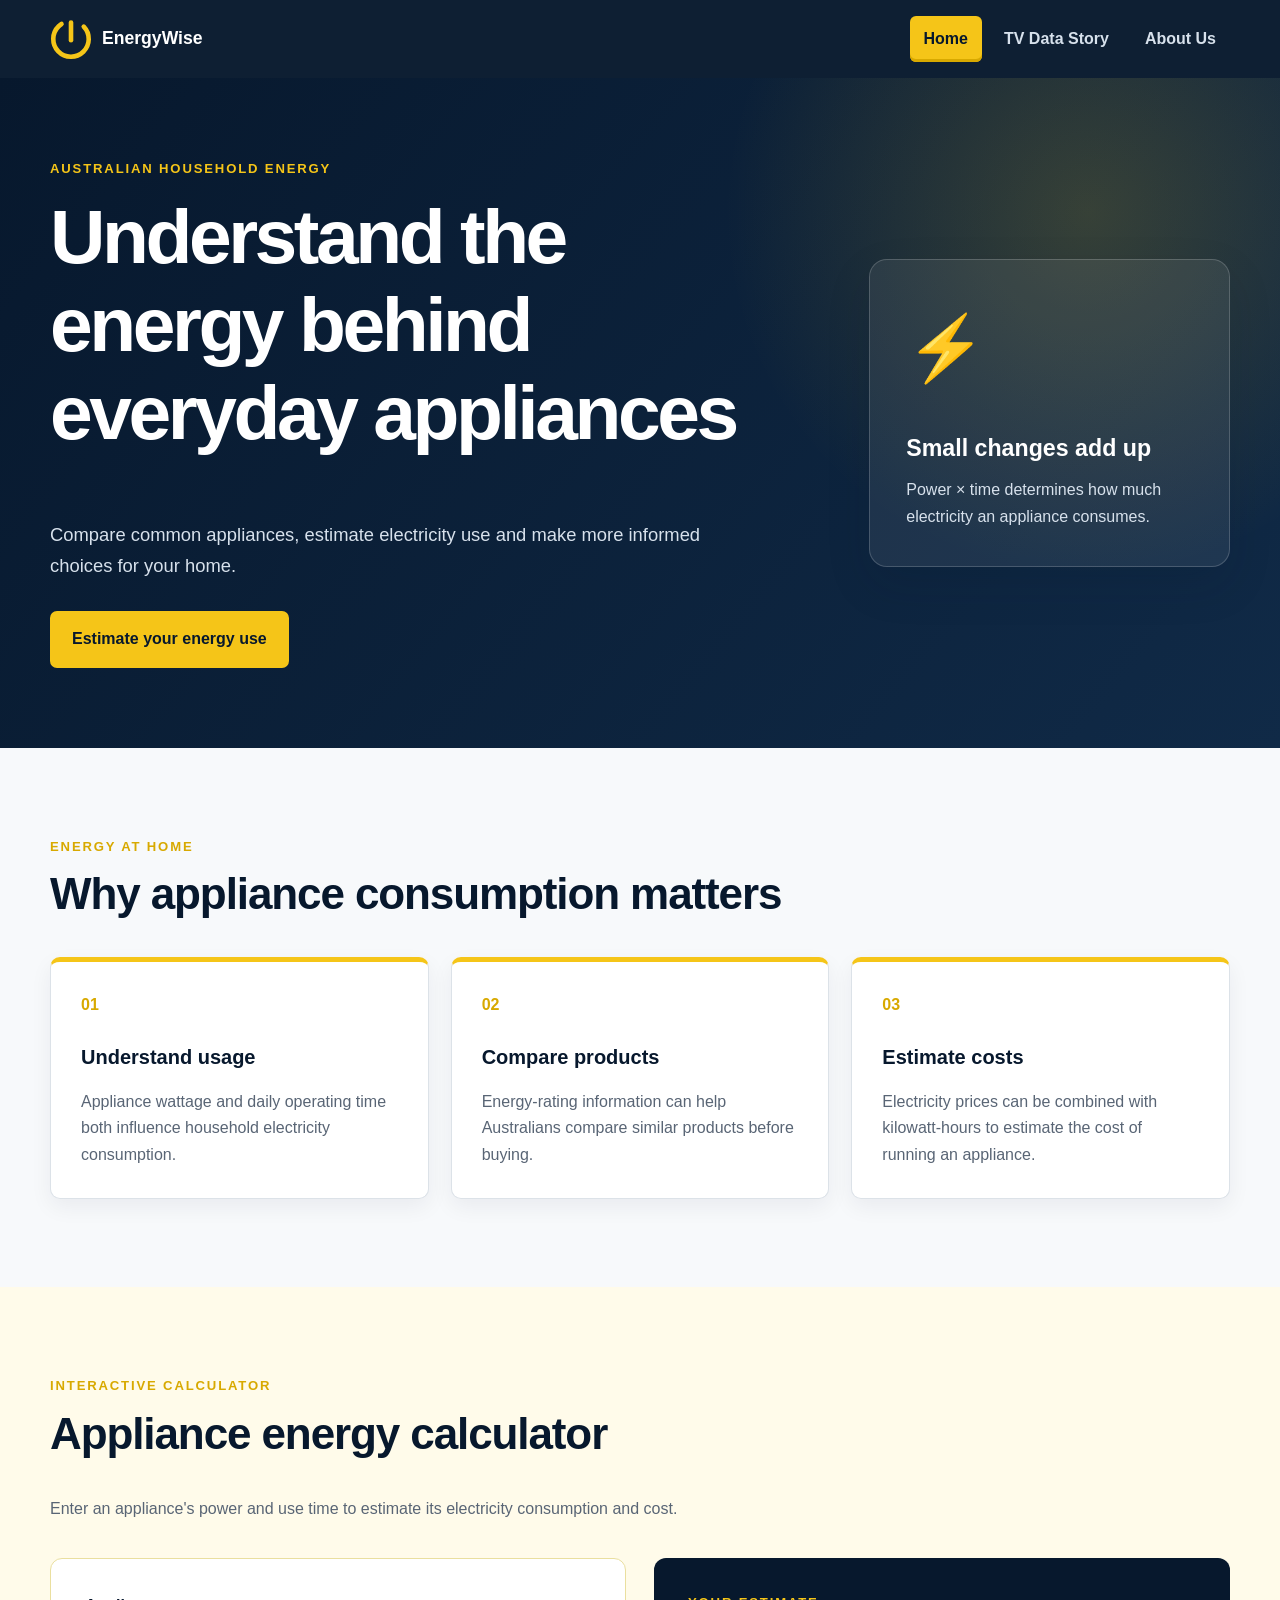
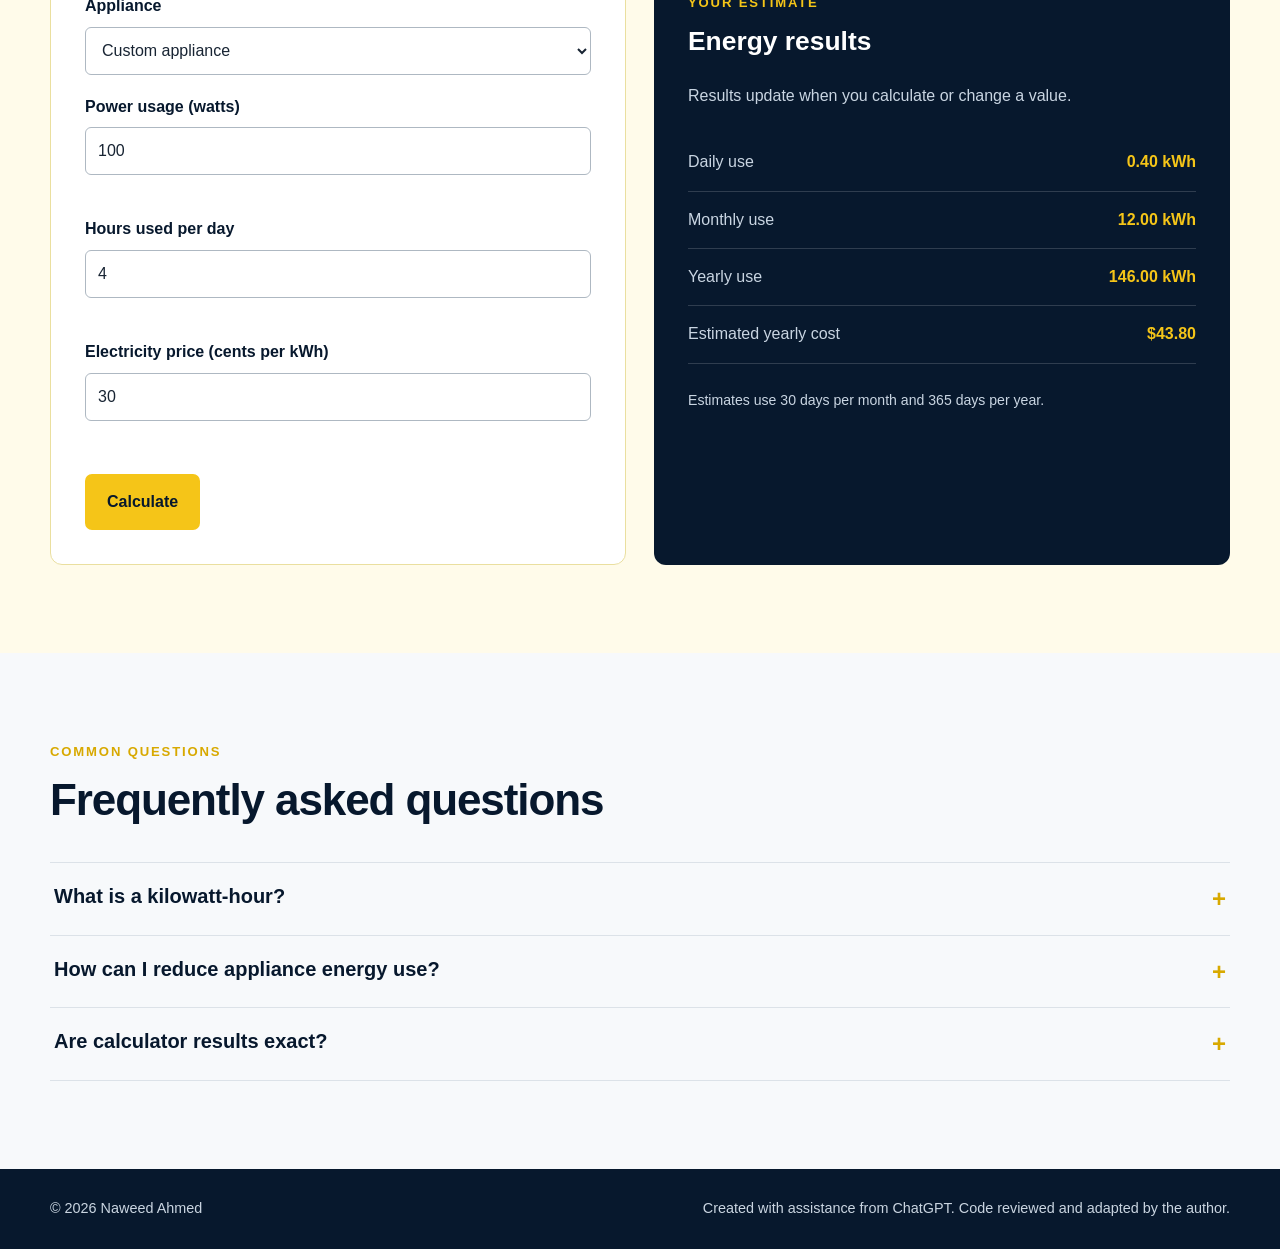
<file: index.html>
<!DOCTYPE html>
<html lang="en">
<head>
  <meta charset="UTF-8">
  <meta name="viewport" content="width=device-width, initial-scale=1.0">
  <meta name="description" content="Learn about appliance energy consumption in Australian homes and estimate your electricity use.">
  <title>Home | Appliance Energy Consumption</title>
  <link rel="stylesheet" href="assets/css/style.css">
  <script src="assets/js/script.js" defer></script>
</head>
<body>
  <header class="site-header">
    <nav class="navbar" aria-label="Main navigation">
      <a class="logo-link" href="index.html" aria-label="Appliance Energy Consumption home">
        <img src="assets/img/power-icon.svg" alt="Power logo" class="logo">
        <span>EnergyWise</span>
      </a>
      <ul class="nav-links">
        <li><a href="index.html" class="active" aria-current="page">Home</a></li>
        <li><a href="televisions.html">TV Data Story</a></li>
        <li><a href="about.html">About Us</a></li>
      </ul>
    </nav>
  </header>

  <main>
    <section class="hero">
      <div class="hero-content">
        <p class="eyebrow">Australian household energy</p>
        <h1>Understand the energy behind everyday appliances</h1>
        <p>Compare common appliances, estimate electricity use and make more informed choices for your home.</p>
        <a class="button" href="#calculator">Estimate your energy use</a>
      </div>
      <div class="energy-display" aria-label="Energy saving summary">
        <span class="energy-display__icon" aria-hidden="true">⚡</span>
        <strong>Small changes add up</strong>
        <p>Power × time determines how much electricity an appliance consumes.</p>
      </div>
    </section>

    <section class="section" aria-labelledby="overview-heading">
      <div class="section-heading">
        <p class="eyebrow">Energy at home</p>
        <h2 id="overview-heading">Why appliance consumption matters</h2>
      </div>
      <div class="card-grid">
        <article class="info-card">
          <span class="card-number">01</span>
          <h3>Understand usage</h3>
          <p>Appliance wattage and daily operating time both influence household electricity consumption.</p>
        </article>
        <article class="info-card">
          <span class="card-number">02</span>
          <h3>Compare products</h3>
          <p>Energy-rating information can help Australians compare similar products before buying.</p>
        </article>
        <article class="info-card">
          <span class="card-number">03</span>
          <h3>Estimate costs</h3>
          <p>Electricity prices can be combined with kilowatt-hours to estimate the cost of running an appliance.</p>
        </article>
      </div>
    </section>

    <section class="section calculator-section" id="calculator" aria-labelledby="calculator-heading">
      <div class="section-heading">
        <p class="eyebrow">Interactive calculator</p>
        <h2 id="calculator-heading">Appliance energy calculator</h2>
        <p>Enter an appliance's power and use time to estimate its electricity consumption and cost.</p>
      </div>

      <div class="calculator-layout">
        <form id="energy-form" class="calculator-form" novalidate>
          <div class="form-group">
            <label for="appliance">Appliance</label>
            <select id="appliance" name="appliance">
              <option value="">Custom appliance</option>
              <option value="100">LED television — 100 W</option>
              <option value="150">Refrigerator — 150 W</option>
              <option value="1200">Microwave — 1,200 W</option>
              <option value="2000">Electric heater — 2,000 W</option>
            </select>
          </div>

          <div class="form-group">
            <label for="power">Power usage (watts)</label>
            <input type="number" id="power" name="power" min="1" step="1" value="100" required>
            <small id="power-error" class="error-message"></small>
          </div>

          <div class="form-group">
            <label for="hours">Hours used per day</label>
            <input type="number" id="hours" name="hours" min="0.1" max="24" step="0.1" value="4" required>
            <small id="hours-error" class="error-message"></small>
          </div>

          <div class="form-group">
            <label for="price">Electricity price (cents per kWh)</label>
            <input type="number" id="price" name="price" min="0.1" step="0.01" value="30" required>
            <small id="price-error" class="error-message"></small>
          </div>

          <button type="submit" class="button">Calculate</button>
        </form>

        <div class="results-panel" aria-live="polite" aria-labelledby="results-heading">
          <p class="eyebrow">Your estimate</p>
          <h3 id="results-heading">Energy results</h3>
          <p id="form-message" class="form-message">Results update when you calculate or change a value.</p>
          <dl class="results-list">
            <div><dt>Daily use</dt><dd id="daily-result">0.40 kWh</dd></div>
            <div><dt>Monthly use</dt><dd id="monthly-result">12.00 kWh</dd></div>
            <div><dt>Yearly use</dt><dd id="yearly-result">146.00 kWh</dd></div>
            <div><dt>Estimated yearly cost</dt><dd id="cost-result">$43.80</dd></div>
          </dl>
          <p class="result-note">Estimates use 30 days per month and 365 days per year.</p>
        </div>
      </div>
    </section>

    <section class="section faq-section" aria-labelledby="faq-heading">
      <div class="section-heading">
        <p class="eyebrow">Common questions</p>
        <h2 id="faq-heading">Frequently asked questions</h2>
      </div>
      <div class="accordion">
        <article class="accordion-item">
          <h3><button class="accordion-button" aria-expanded="false" aria-controls="faq-1" id="faq-button-1">What is a kilowatt-hour?<span aria-hidden="true">+</span></button></h3>
          <div class="accordion-content" id="faq-1" role="region" aria-labelledby="faq-button-1" hidden>
            <p>A kilowatt-hour (kWh) is a unit used to measure electricity consumption. One kWh equals using 1,000 watts for one hour.</p>
          </div>
        </article>
        <article class="accordion-item">
          <h3><button class="accordion-button" aria-expanded="false" aria-controls="faq-2" id="faq-button-2">How can I reduce appliance energy use?<span aria-hidden="true">+</span></button></h3>
          <div class="accordion-content" id="faq-2" role="region" aria-labelledby="faq-button-2" hidden>
            <p>Choose efficient appliances, switch devices off when not needed and use energy-saving settings where available.</p>
          </div>
        </article>
        <article class="accordion-item">
          <h3><button class="accordion-button" aria-expanded="false" aria-controls="faq-3" id="faq-button-3">Are calculator results exact?<span aria-hidden="true">+</span></button></h3>
          <div class="accordion-content" id="faq-3" role="region" aria-labelledby="faq-button-3" hidden>
            <p>No. The calculator provides an estimate. Actual consumption can vary with appliance settings, usage patterns and electricity tariffs.</p>
          </div>
        </article>
      </div>
    </section>
  </main>

  <footer class="site-footer">
    <p>&copy; <span class="current-year">2026</span> Naweed Ahmed</p>
    <p>Created with assistance from ChatGPT. Code reviewed and adapted by the author.</p>
  </footer>
</body>
</html>
</file>
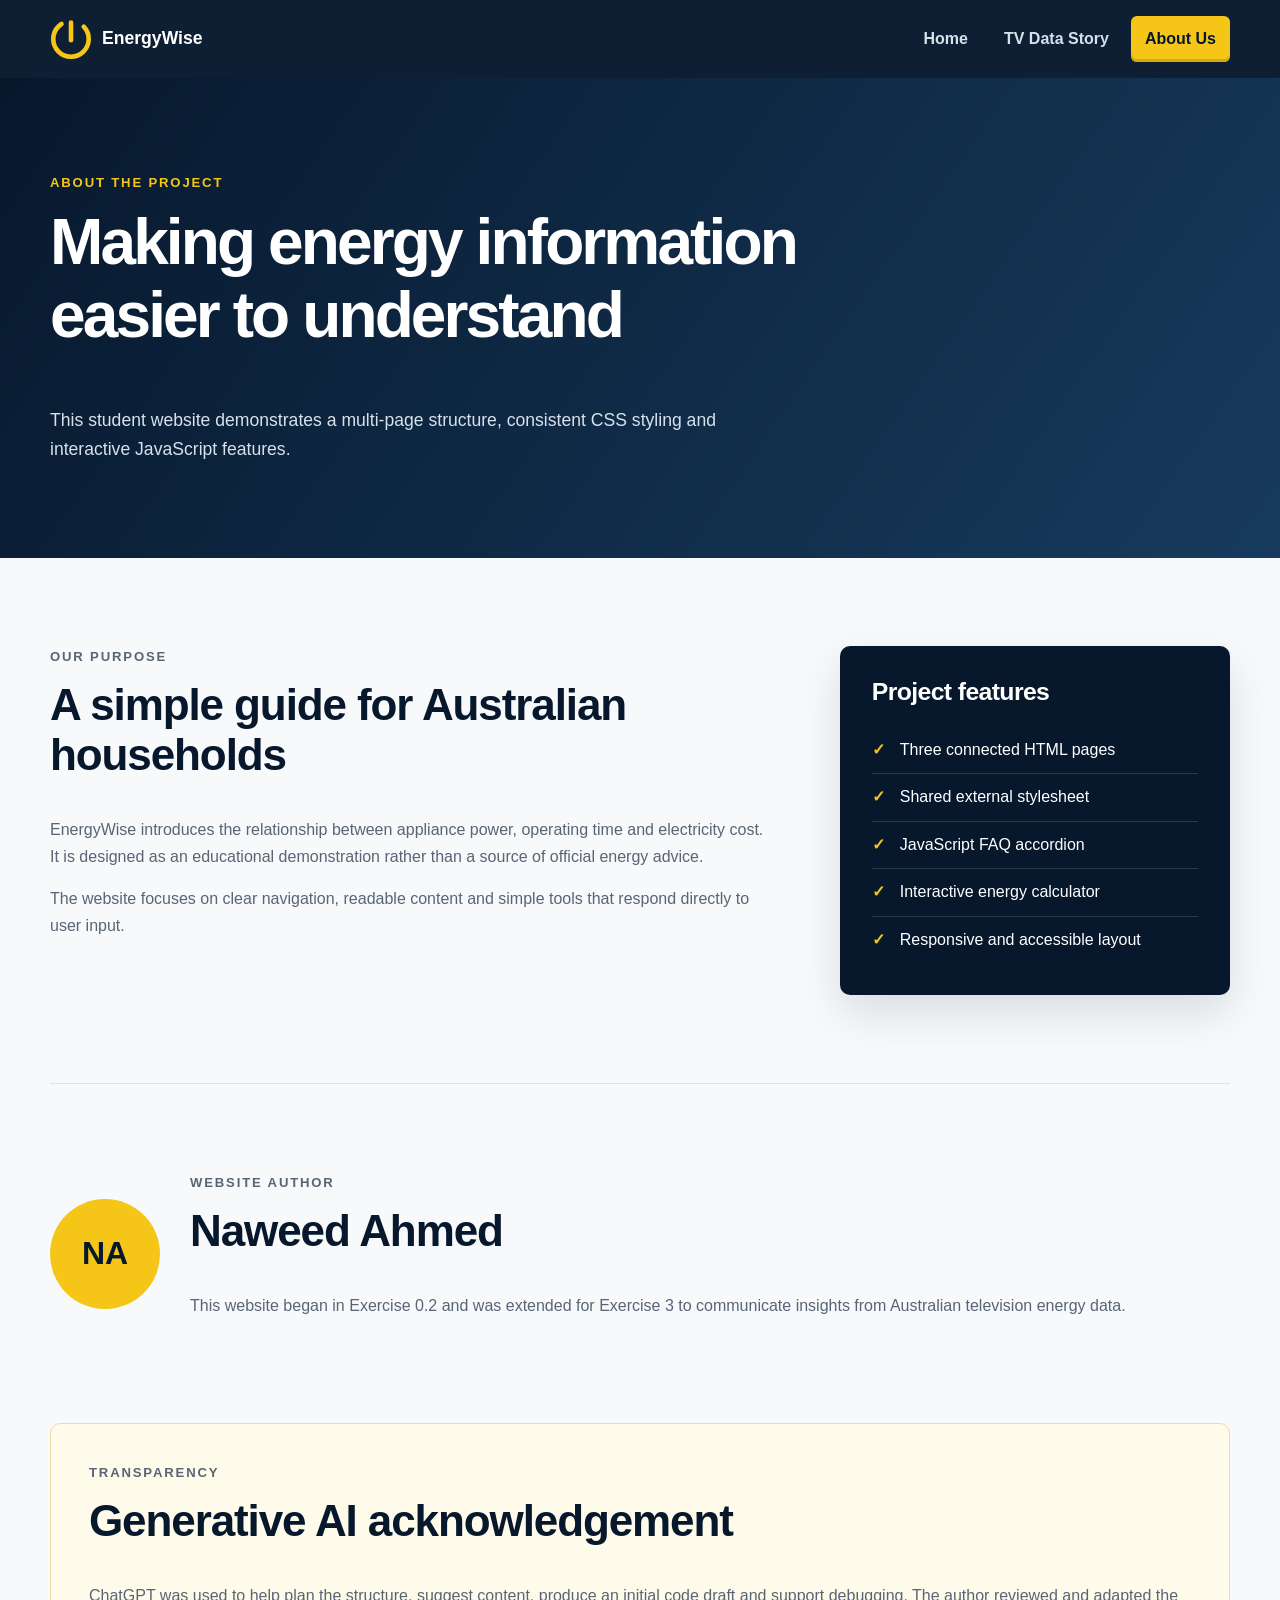
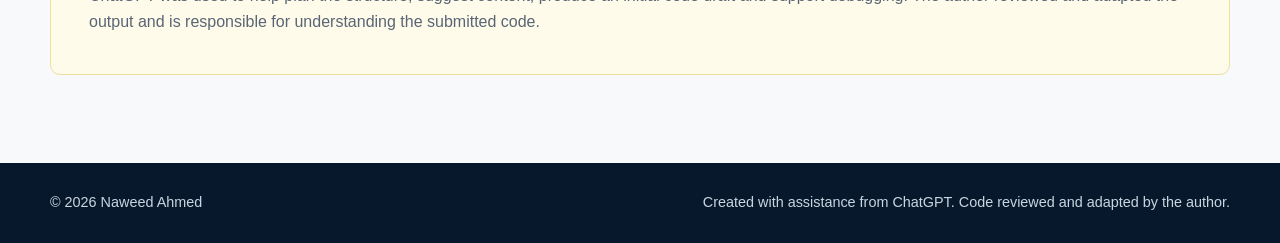
<file: about.html>
<!DOCTYPE html>
<html lang="en">
<head>
  <meta charset="UTF-8">
  <meta name="viewport" content="width=device-width, initial-scale=1.0">
  <meta name="description" content="About the Appliance Energy Consumption student website.">
  <title>About Us | Appliance Energy Consumption</title>
  <link rel="stylesheet" href="assets/css/style.css">
  <script src="assets/js/script.js" defer></script>
</head>
<body>
  <header class="site-header">
    <nav class="navbar" aria-label="Main navigation">
      <a class="logo-link" href="index.html" aria-label="Appliance Energy Consumption home">
        <img src="assets/img/power-icon.svg" alt="Power logo" class="logo">
        <span>EnergyWise</span>
      </a>
      <ul class="nav-links">
        <li><a href="index.html">Home</a></li>
        <li><a href="televisions.html">TV Data Story</a></li>
        <li><a href="about.html" class="active" aria-current="page">About Us</a></li>
      </ul>
    </nav>
  </header>

  <main>
    <section class="page-banner">
      <p class="eyebrow">About the project</p>
      <h1>Making energy information easier to understand</h1>
      <p>This student website demonstrates a multi-page structure, consistent CSS styling and interactive JavaScript features.</p>
    </section>

    <section class="section about-grid" aria-labelledby="purpose-heading">
      <article class="about-copy">
        <p class="eyebrow">Our purpose</p>
        <h2 id="purpose-heading">A simple guide for Australian households</h2>
        <p>EnergyWise introduces the relationship between appliance power, operating time and electricity cost. It is designed as an educational demonstration rather than a source of official energy advice.</p>
        <p>The website focuses on clear navigation, readable content and simple tools that respond directly to user input.</p>
      </article>
      <aside class="project-card" aria-labelledby="features-heading">
        <h2 id="features-heading">Project features</h2>
        <ul class="check-list">
          <li>Three connected HTML pages</li>
          <li>Shared external stylesheet</li>
          <li>JavaScript FAQ accordion</li>
          <li>Interactive energy calculator</li>
          <li>Responsive and accessible layout</li>
        </ul>
      </aside>
    </section>

    <section class="section author-section" aria-labelledby="author-heading">
      <div class="author-mark" aria-hidden="true">NA</div>
      <div>
        <p class="eyebrow">Website author</p>
        <h2 id="author-heading">Naweed Ahmed</h2>
        <p>This website began in Exercise 0.2 and was extended for Exercise 3 to communicate insights from Australian television energy data.</p>
      </div>
    </section>

    <section class="section ai-note" aria-labelledby="ai-heading">
      <p class="eyebrow">Transparency</p>
      <h2 id="ai-heading">Generative AI acknowledgement</h2>
      <p>ChatGPT was used to help plan the structure, suggest content, produce an initial code draft and support debugging. The author reviewed and adapted the output and is responsible for understanding the submitted code.</p>
    </section>
  </main>

  <footer class="site-footer">
    <p>&copy; <span class="current-year">2026</span> Naweed Ahmed</p>
    <p>Created with assistance from ChatGPT. Code reviewed and adapted by the author.</p>
  </footer>
</body>
</html>
</file>
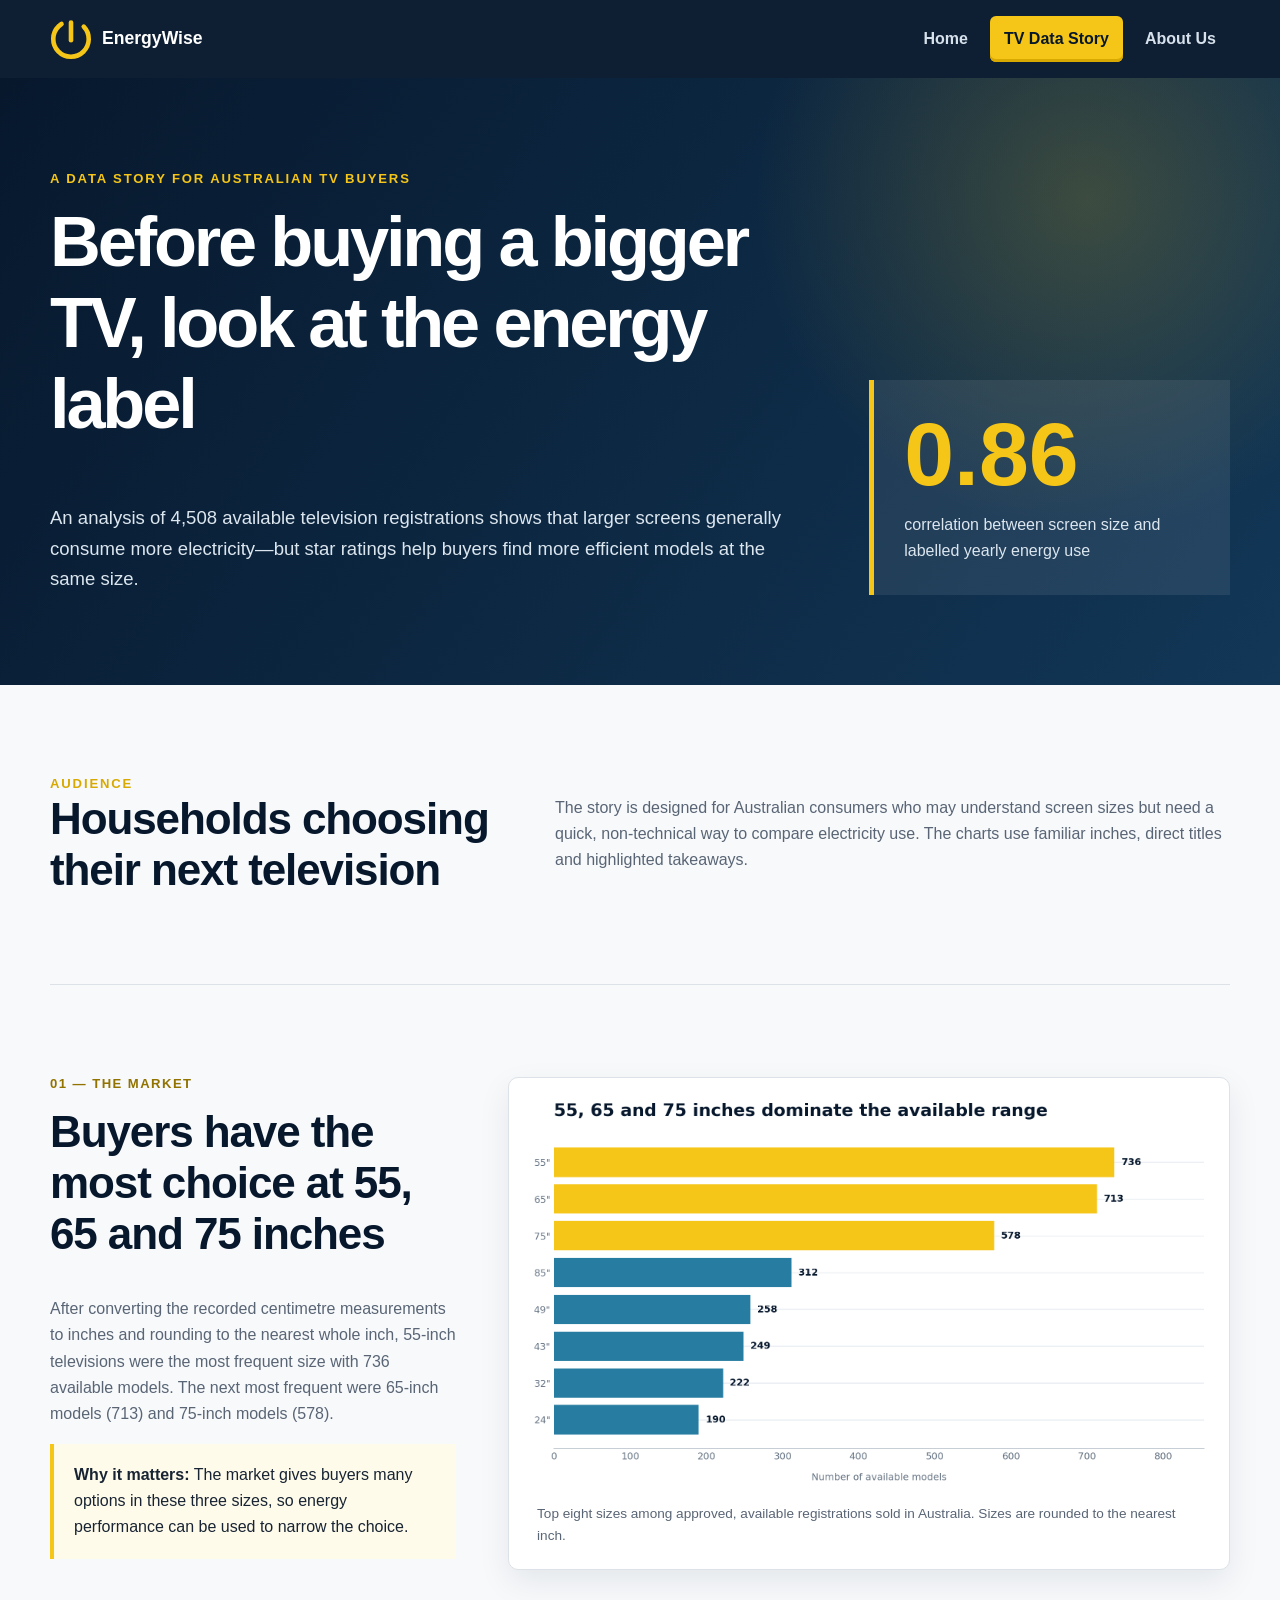
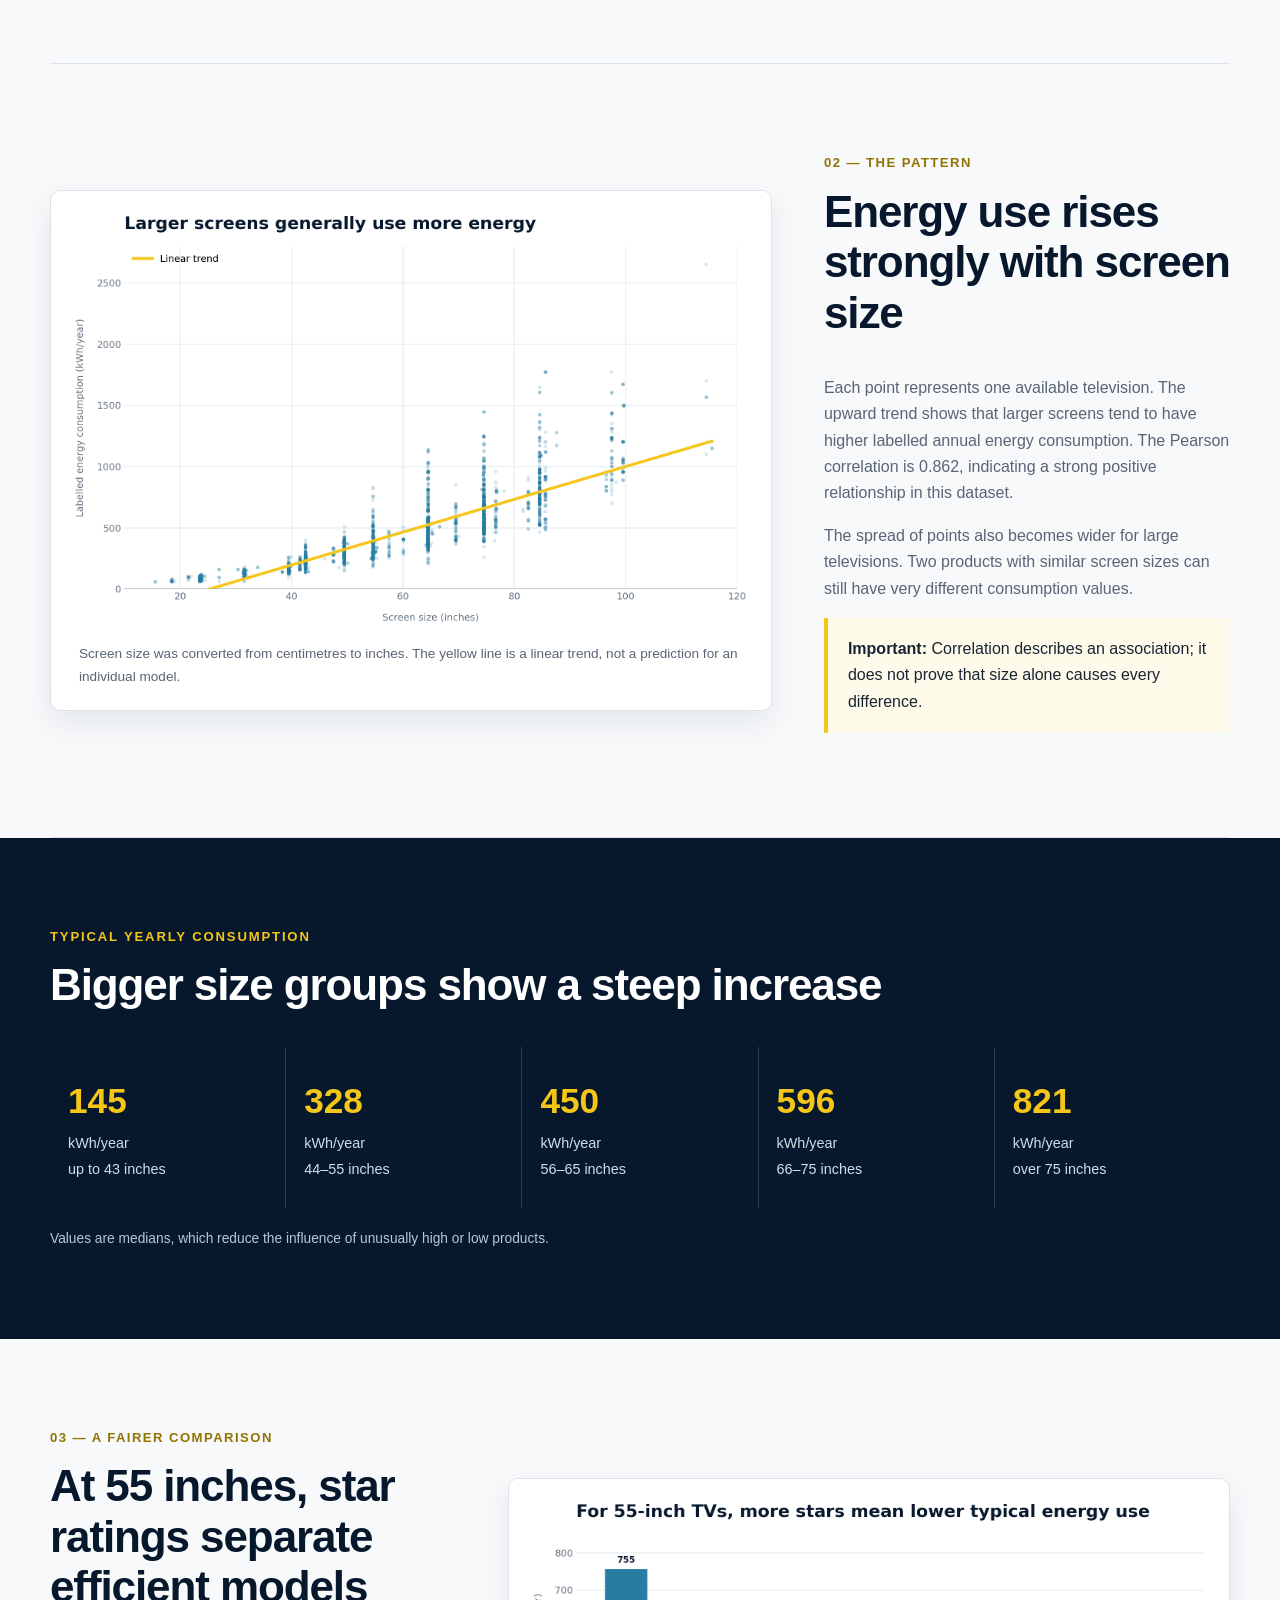
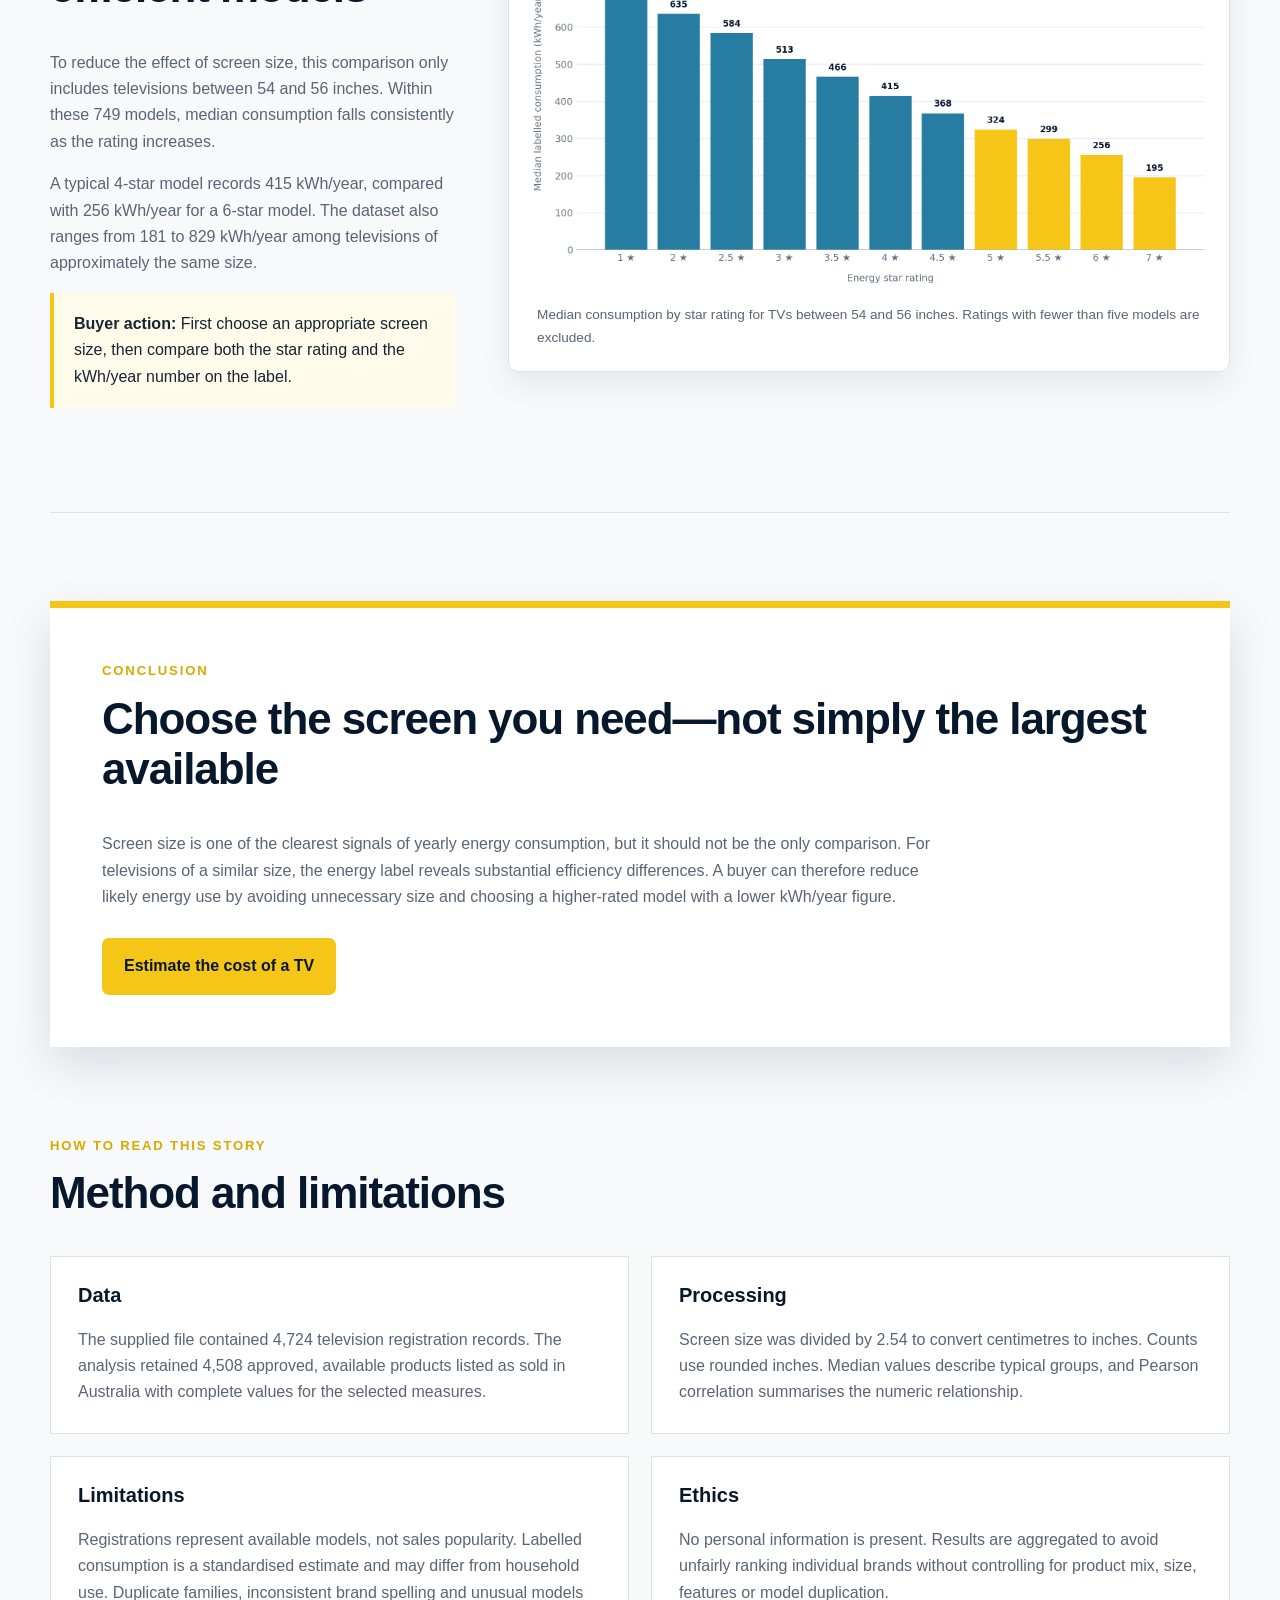
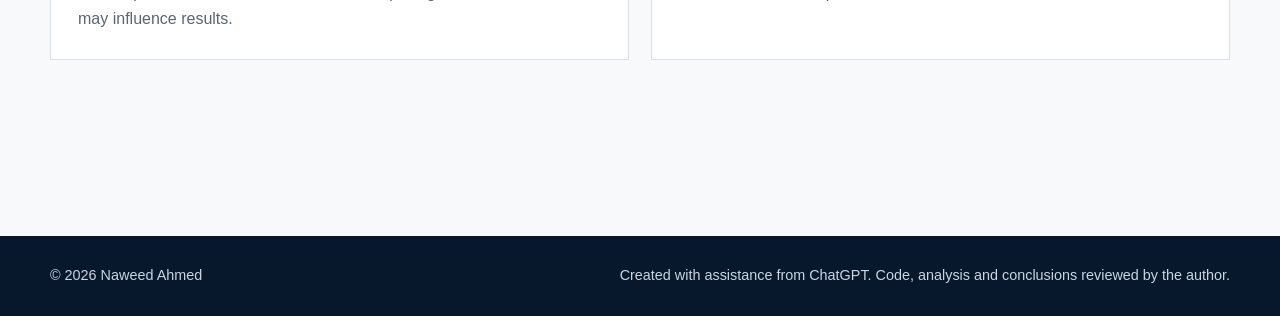
<file: televisions.html>
<!DOCTYPE html>
<html lang="en">
<head>
  <meta charset="UTF-8"><meta name="viewport" content="width=device-width, initial-scale=1.0">
  <meta name="description" content="A data story about television size, energy consumption and star ratings in the Australian market.">
  <title>TV Data Story | Appliance Energy Consumption</title>
  <link rel="stylesheet" href="assets/css/style.css"><script src="assets/js/script.js" defer></script>
</head>
<body>
  <header class="site-header"><nav class="navbar" aria-label="Main navigation">
    <a class="logo-link" href="index.html" aria-label="Appliance Energy Consumption home"><img src="assets/img/power-icon.svg" alt="Power logo" class="logo"><span>EnergyWise</span></a>
    <ul class="nav-links"><li><a href="index.html">Home</a></li><li><a href="televisions.html" class="active" aria-current="page">TV Data Story</a></li><li><a href="about.html">About Us</a></li></ul>
  </nav></header>
  <main>
    <section class="story-hero"><div><p class="eyebrow">A data story for Australian TV buyers</p><h1>Before buying a bigger TV, look at the energy label</h1><p class="story-lead">An analysis of 4,508 available television registrations shows that larger screens generally consume more electricity—but star ratings help buyers find more efficient models at the same size.</p></div><div class="hero-stat" aria-label="Correlation between television size and annual energy consumption"><strong>0.86</strong><span>correlation between screen size and labelled yearly energy use</span></div></section>
    <section class="section audience-strip" aria-labelledby="audience-heading"><div><p class="eyebrow">Audience</p><h2 id="audience-heading">Households choosing their next television</h2></div><p>The story is designed for Australian consumers who may understand screen sizes but need a quick, non-technical way to compare electricity use. The charts use familiar inches, direct titles and highlighted takeaways.</p></section>
    <section class="section story-section" aria-labelledby="choice-heading"><div class="story-copy"><p class="story-step">01 — The market</p><h2 id="choice-heading">Buyers have the most choice at 55, 65 and 75 inches</h2><p>After converting the recorded centimetre measurements to inches and rounding to the nearest whole inch, 55-inch televisions were the most frequent size with 736 available models. The next most frequent were 65-inch models (713) and 75-inch models (578).</p><p class="takeaway"><strong>Why it matters:</strong> The market gives buyers many options in these three sizes, so energy performance can be used to narrow the choice.</p></div><figure class="chart-card"><img src="assets/img/common-tv-sizes.png" alt="Horizontal bar chart showing 55-inch televisions as the most common size, followed by 65-inch and 75-inch televisions."><figcaption>Top eight sizes among approved, available registrations sold in Australia. Sizes are rounded to the nearest inch.</figcaption></figure></section>
    <section class="section story-section story-section--reverse" aria-labelledby="relationship-heading"><div class="story-copy"><p class="story-step">02 — The pattern</p><h2 id="relationship-heading">Energy use rises strongly with screen size</h2><p>Each point represents one available television. The upward trend shows that larger screens tend to have higher labelled annual energy consumption. The Pearson correlation is 0.862, indicating a strong positive relationship in this dataset.</p><p>The spread of points also becomes wider for large televisions. Two products with similar screen sizes can still have very different consumption values.</p><p class="takeaway"><strong>Important:</strong> Correlation describes an association; it does not prove that size alone causes every difference.</p></div><figure class="chart-card"><img src="assets/img/size-vs-energy.png" alt="Scatter plot showing a strong positive relationship between television screen size and labelled annual energy consumption."><figcaption>Screen size was converted from centimetres to inches. The yellow line is a linear trend, not a prediction for an individual model.</figcaption></figure></section>
    <section class="section insight-band" aria-label="Typical annual consumption by television size group"><p class="eyebrow">Typical yearly consumption</p><h2>Bigger size groups show a steep increase</h2><div class="metric-grid"><div><strong>145</strong><span>kWh/year<br>up to 43 inches</span></div><div><strong>328</strong><span>kWh/year<br>44–55 inches</span></div><div><strong>450</strong><span>kWh/year<br>56–65 inches</span></div><div><strong>596</strong><span>kWh/year<br>66–75 inches</span></div><div><strong>821</strong><span>kWh/year<br>over 75 inches</span></div></div><p class="metric-note">Values are medians, which reduce the influence of unusually high or low products.</p></section>
    <section class="section story-section" aria-labelledby="stars-heading"><div class="story-copy"><p class="story-step">03 — A fairer comparison</p><h2 id="stars-heading">At 55 inches, star ratings separate efficient models</h2><p>To reduce the effect of screen size, this comparison only includes televisions between 54 and 56 inches. Within these 749 models, median consumption falls consistently as the rating increases.</p><p>A typical 4-star model records 415 kWh/year, compared with 256 kWh/year for a 6-star model. The dataset also ranges from 181 to 829 kWh/year among televisions of approximately the same size.</p><p class="takeaway"><strong>Buyer action:</strong> First choose an appropriate screen size, then compare both the star rating and the kWh/year number on the label.</p></div><figure class="chart-card"><img src="assets/img/star-rating-55-inch.png" alt="Bar chart showing lower median annual energy consumption as energy star ratings increase for 55-inch televisions."><figcaption>Median consumption by star rating for TVs between 54 and 56 inches. Ratings with fewer than five models are excluded.</figcaption></figure></section>
    <section class="section conclusion-panel" aria-labelledby="conclusion-heading"><p class="eyebrow">Conclusion</p><h2 id="conclusion-heading">Choose the screen you need—not simply the largest available</h2><p>Screen size is one of the clearest signals of yearly energy consumption, but it should not be the only comparison. For televisions of a similar size, the energy label reveals substantial efficiency differences. A buyer can therefore reduce likely energy use by avoiding unnecessary size and choosing a higher-rated model with a lower kWh/year figure.</p><a class="button" href="index.html#calculator">Estimate the cost of a TV</a></section>
    <section class="section methodology" aria-labelledby="method-heading"><p class="eyebrow">How to read this story</p><h2 id="method-heading">Method and limitations</h2><div class="method-grid"><article><h3>Data</h3><p>The supplied file contained 4,724 television registration records. The analysis retained 4,508 approved, available products listed as sold in Australia with complete values for the selected measures.</p></article><article><h3>Processing</h3><p>Screen size was divided by 2.54 to convert centimetres to inches. Counts use rounded inches. Median values describe typical groups, and Pearson correlation summarises the numeric relationship.</p></article><article><h3>Limitations</h3><p>Registrations represent available models, not sales popularity. Labelled consumption is a standardised estimate and may differ from household use. Duplicate families, inconsistent brand spelling and unusual models may influence results.</p></article><article><h3>Ethics</h3><p>No personal information is present. Results are aggregated to avoid unfairly ranking individual brands without controlling for product mix, size, features or model duplication.</p></article></div></section>
  </main>
  <footer class="site-footer"><p>&copy; <span class="current-year">2026</span> Naweed Ahmed</p><p>Created with assistance from ChatGPT. Code, analysis and conclusions reviewed by the author.</p></footer>
</body>
</html>
</file>
<file: assets/css/style.css>
:root {
  --navy: #07182d;
  --navy-light: #102a47;
  --yellow: #f5c518;
  --yellow-dark: #d8a900;
  --cream: #fffbea;
  --white: #ffffff;
  --text: #182433;
  --muted: #596575;
  --border: #dce2e8;
  --danger: #b42318;
  --shadow: 0 18px 45px rgba(7, 24, 45, 0.12);
}

* { box-sizing: border-box; }
html { scroll-behavior: smooth; }
body {
  margin: 0;
  color: var(--text);
  background: #f7f9fb;
  font-family: Arial, Helvetica, sans-serif;
  font-size: 1rem;
  line-height: 1.65;
}

h1, h2, h3, p { margin-top: 0; }
h1, h2, h3 { color: var(--navy); line-height: 1.15; }
h1 { max-width: 800px; font-size: clamp(2.35rem, 6vw, 4.8rem); letter-spacing: -0.045em; }
h2 { font-size: clamp(1.8rem, 4vw, 2.75rem); letter-spacing: -0.025em; }
h3 { font-size: 1.25rem; }
a { color: inherit; }
button, input, select { font: inherit; }

.site-header { position: sticky; top: 0; z-index: 10; background: rgba(7, 24, 45, 0.97); }
.navbar { width: min(1180px, calc(100% - 40px)); min-height: 78px; margin: auto; display: flex; align-items: center; justify-content: space-between; gap: 24px; }
.logo-link { display: flex; align-items: center; gap: 10px; color: var(--white); font-size: 1.1rem; font-weight: 700; text-decoration: none; }
.logo { width: 42px; height: 42px; transition: transform 180ms ease; }
.logo-link:hover .logo { transform: rotate(12deg) scale(1.05); }
.nav-links { display: flex; align-items: center; gap: 8px; margin: 0; padding: 0; list-style: none; }
.nav-links a { display: block; padding: 10px 14px; border-radius: 6px; color: #d7e1ec; font-weight: 700; text-decoration: none; transition: color 180ms ease, background 180ms ease; }
.nav-links a:hover, .nav-links a:focus-visible { color: var(--navy); background: var(--yellow); outline: none; }
.nav-links a.active { color: var(--navy); background: var(--yellow); box-shadow: inset 0 -3px 0 var(--yellow-dark); }

.hero { min-height: 610px; padding: 80px max(24px, calc((100% - 1180px) / 2)); display: grid; grid-template-columns: 1.35fr 0.65fr; align-items: center; gap: 70px; color: var(--white); background: radial-gradient(circle at 85% 20%, rgba(245,197,24,.18), transparent 30%), linear-gradient(130deg, var(--navy) 0%, var(--navy-light) 100%); }
.hero h1, .hero strong { color: var(--white); }
.hero-content > p:not(.eyebrow) { max-width: 680px; color: #d7e1ec; font-size: 1.15rem; }
.eyebrow { margin-bottom: 12px; color: var(--yellow-dark); font-size: .82rem; font-weight: 800; letter-spacing: .14em; text-transform: uppercase; }
.hero .eyebrow, .results-panel .eyebrow { color: var(--yellow); }
.button { display: inline-block; margin-top: 12px; padding: 13px 20px; border: 2px solid var(--yellow); border-radius: 7px; color: var(--navy); background: var(--yellow); font-weight: 800; text-decoration: none; cursor: pointer; transition: transform 180ms ease, background 180ms ease; }
.button:hover, .button:focus-visible { transform: translateY(-2px); background: #ffdb4d; outline: 3px solid rgba(245,197,24,.3); outline-offset: 3px; }
.energy-display { padding: 36px; border: 1px solid rgba(255,255,255,.18); border-radius: 18px; background: rgba(255,255,255,.07); box-shadow: var(--shadow); }
.energy-display__icon { display: block; margin-bottom: 28px; color: var(--yellow); font-size: 4rem; }
.energy-display strong { display: block; margin-bottom: 10px; font-size: 1.45rem; }
.energy-display p { margin: 0; color: #d7e1ec; }

.section { width: min(1180px, calc(100% - 40px)); margin: 0 auto; padding: 88px 0; }
.section-heading { max-width: 760px; margin-bottom: 36px; }
.section-heading > p:last-child { color: var(--muted); }
.card-grid { display: grid; grid-template-columns: repeat(3, 1fr); gap: 22px; }
.info-card { min-height: 230px; padding: 30px; border: 1px solid var(--border); border-top: 5px solid var(--yellow); border-radius: 10px; background: var(--white); box-shadow: 0 8px 22px rgba(7,24,45,.06); }
.info-card p { margin-bottom: 0; color: var(--muted); }
.card-number { display: block; margin-bottom: 28px; color: var(--yellow-dark); font-weight: 800; }

.calculator-section { width: 100%; padding-right: max(20px, calc((100% - 1180px) / 2)); padding-left: max(20px, calc((100% - 1180px) / 2)); background: var(--cream); }
.calculator-layout { display: grid; grid-template-columns: 1fr 1fr; gap: 28px; align-items: stretch; }
.calculator-form, .results-panel { padding: 34px; border-radius: 12px; }
.calculator-form { border: 1px solid #eadf9f; background: var(--white); }
.form-group { margin-bottom: 19px; }
.form-group label { display: block; margin-bottom: 7px; color: var(--navy); font-weight: 700; }
.form-group input, .form-group select { width: 100%; min-height: 48px; padding: 10px 12px; border: 1px solid #aeb8c2; border-radius: 6px; background: var(--white); color: var(--text); }
.form-group input:focus, .form-group select:focus { border-color: var(--yellow-dark); outline: 3px solid rgba(245,197,24,.25); }
.input-invalid { border-color: var(--danger) !important; }
.error-message { display: block; min-height: 18px; margin-top: 4px; color: var(--danger); font-size: .85rem; }
.results-panel { color: var(--white); background: var(--navy); }
.results-panel h3 { color: var(--white); font-size: 1.65rem; }
.form-message, .result-note { color: #c9d5e2; }
.results-list { margin: 25px 0; }
.results-list div { display: flex; justify-content: space-between; gap: 25px; padding: 15px 0; border-bottom: 1px solid rgba(255,255,255,.16); }
.results-list dt { color: #c9d5e2; }
.results-list dd { margin: 0; color: var(--yellow); font-weight: 800; text-align: right; }
.result-note { margin-bottom: 0; font-size: .88rem; }

.accordion { border-top: 1px solid var(--border); }
.accordion-item { border-bottom: 1px solid var(--border); }
.accordion-item h3 { margin: 0; }
.accordion-button { width: 100%; padding: 22px 4px; display: flex; justify-content: space-between; gap: 25px; border: 0; color: var(--navy); background: transparent; font-weight: 800; text-align: left; cursor: pointer; }
.accordion-button:hover, .accordion-button:focus-visible { color: #826600; outline: none; }
.accordion-button span { color: var(--yellow-dark); font-size: 1.5rem; transition: transform 180ms ease; }
.accordion-button[aria-expanded="true"] span { transform: rotate(45deg); }
.accordion-content { padding: 0 44px 22px 4px; color: var(--muted); }
.accordion-content p { margin: 0; }

.page-banner { padding: 94px max(24px, calc((100% - 1180px) / 2)); color: var(--white); background: linear-gradient(125deg, var(--navy), #173b5d); }
.page-banner h1 { color: var(--white); font-size: clamp(2.5rem, 5vw, 4rem); }
.page-banner > p:last-child { max-width: 720px; margin-bottom: 0; color: #d7e1ec; font-size: 1.1rem; }
.page-banner .eyebrow { color: var(--yellow); }
.comparison-section { border-top: 1px solid var(--border); }
.table-wrapper { overflow-x: auto; border-radius: 10px; box-shadow: var(--shadow); }
table { width: 100%; border-collapse: collapse; background: var(--white); }
th, td { padding: 18px 20px; border-bottom: 1px solid var(--border); text-align: left; white-space: nowrap; }
thead { color: var(--white); background: var(--navy); }
tbody th { color: var(--navy); }
tbody tr:last-child th, tbody tr:last-child td { border-bottom: 0; }
.tip-panel { margin-bottom: 88px; padding: 38px; display: grid; grid-template-columns: .7fr 1.3fr; gap: 35px; align-items: center; border-left: 7px solid var(--yellow); background: var(--white); box-shadow: var(--shadow); }
.tip-panel h2, .tip-panel p { margin-bottom: 0; }
.tip-panel > p { color: var(--muted); }

.about-grid { display: grid; grid-template-columns: 1.3fr .7fr; gap: 65px; align-items: start; }
.about-copy p { color: var(--muted); }
.project-card { padding: 32px; border-radius: 10px; color: var(--white); background: var(--navy); box-shadow: var(--shadow); }
.project-card h2 { color: var(--white); font-size: 1.55rem; }
.check-list { margin: 0; padding: 0; list-style: none; }
.check-list li { position: relative; padding: 10px 0 10px 28px; border-bottom: 1px solid rgba(255,255,255,.14); }
.check-list li:last-child { border-bottom: 0; }
.check-list li::before { content: "✓"; position: absolute; left: 0; color: var(--yellow); font-weight: 900; }
.author-section { display: grid; grid-template-columns: auto 1fr; gap: 30px; align-items: center; border-top: 1px solid var(--border); }
.author-mark { width: 110px; height: 110px; display: grid; place-items: center; border-radius: 50%; color: var(--navy); background: var(--yellow); font-size: 2rem; font-weight: 900; }
.author-section p, .ai-note p { color: var(--muted); }
.ai-note { margin-bottom: 88px; padding: 38px; border: 1px solid #eadf9f; border-radius: 10px; background: var(--cream); }
.ai-note p:last-child { margin-bottom: 0; }

.site-footer { padding: 28px max(24px, calc((100% - 1180px) / 2)); display: flex; justify-content: space-between; gap: 24px; color: #cad5e1; background: var(--navy); font-size: .9rem; }
.site-footer p { margin: 0; }
.visually-hidden { position: absolute; width: 1px; height: 1px; padding: 0; margin: -1px; overflow: hidden; clip: rect(0,0,0,0); white-space: nowrap; border: 0; }
.story-hero { padding: 90px max(24px, calc((100% - 1180px) / 2)); display: grid; grid-template-columns: 1.35fr .65fr; gap: 70px; align-items: end; color: var(--white); background: radial-gradient(circle at 85% 20%, rgba(245,197,24,.2), transparent 28%), linear-gradient(125deg, var(--navy), #123757); }
.story-hero h1 { color: var(--white); font-size: clamp(2.6rem, 5.5vw, 4.7rem); }
.story-hero .eyebrow { color: var(--yellow); }
.story-lead { max-width: 760px; margin-bottom: 0; color: #dce6ef; font-size: 1.16rem; }
.hero-stat { padding: 30px; border-left: 5px solid var(--yellow); background: rgba(255,255,255,.08); }
.hero-stat strong { display: block; color: var(--yellow); font-size: clamp(3.4rem, 7vw, 5.6rem); line-height: 1; }
.hero-stat span { display: block; margin-top: 12px; color: #dce6ef; }
.audience-strip { display: grid; grid-template-columns: .8fr 1.2fr; gap: 55px; align-items: center; border-bottom: 1px solid var(--border); }
.audience-strip h2, .audience-strip p { margin-bottom: 0; }
.audience-strip > p { color: var(--muted); }
.story-section { display: grid; grid-template-columns: .72fr 1.28fr; gap: 52px; align-items: center; border-bottom: 1px solid var(--border); }
.story-section--reverse { grid-template-columns: 1.28fr .72fr; }
.story-section--reverse .story-copy { order: 2; }
.story-section--reverse .chart-card { order: 1; }
.story-copy p { color: var(--muted); }
.story-step { color: #927300 !important; font-size: .82rem; font-weight: 800; letter-spacing: .11em; text-transform: uppercase; }
.takeaway { padding: 18px 20px; border-left: 4px solid var(--yellow); color: var(--text) !important; background: var(--cream); }
.chart-card { margin: 0; padding: 18px; border: 1px solid var(--border); border-radius: 10px; background: var(--white); box-shadow: 0 12px 32px rgba(7,24,45,.08); }
.chart-card img { display: block; width: 100%; height: auto; }
.chart-card figcaption { padding: 14px 10px 4px; color: var(--muted); font-size: .85rem; }
.insight-band { width: 100%; padding-right: max(20px, calc((100% - 1180px) / 2)); padding-left: max(20px, calc((100% - 1180px) / 2)); color: var(--white); background: var(--navy); }
.insight-band h2 { color: var(--white); }
.insight-band .eyebrow { color: var(--yellow); }
.metric-grid { display: grid; grid-template-columns: repeat(5, 1fr); gap: 1px; margin-top: 35px; background: rgba(255,255,255,.15); }
.metric-grid div { padding: 25px 18px; background: var(--navy); }
.metric-grid strong { display: block; color: var(--yellow); font-size: 2.2rem; }
.metric-grid span { color: #d1dce7; font-size: .9rem; }
.metric-note { margin: 20px 0 0; color: #b9c7d5; font-size: .86rem; }
.conclusion-panel { margin-top: 88px; padding: 52px; border-top: 7px solid var(--yellow); background: var(--white); box-shadow: var(--shadow); }
.conclusion-panel p:not(.eyebrow) { max-width: 850px; color: var(--muted); }
.methodology { margin-bottom: 88px; }
.method-grid { display: grid; grid-template-columns: repeat(2, 1fr); gap: 22px; }
.method-grid article { padding: 27px; border: 1px solid var(--border); background: var(--white); }
.method-grid p { margin-bottom: 0; color: var(--muted); }

@media (max-width: 800px) {
  .navbar { padding: 12px 0; align-items: flex-start; }
  .logo-link span { display: none; }
  .nav-links { gap: 2px; flex-wrap: wrap; justify-content: flex-end; }
  .nav-links a { padding: 8px 9px; font-size: .9rem; }
  .hero { min-height: auto; grid-template-columns: 1fr; gap: 38px; padding-top: 65px; padding-bottom: 65px; }
  .energy-display { max-width: 520px; }
  .card-grid, .calculator-layout, .about-grid, .tip-panel { grid-template-columns: 1fr; }
  .about-grid { gap: 30px; }
  .section { padding-top: 64px; padding-bottom: 64px; }
  .tip-panel, .ai-note { margin-bottom: 64px; }
  .site-footer { flex-direction: column; }
  .story-hero, .audience-strip, .story-section, .story-section--reverse { grid-template-columns: 1fr; }
  .story-section--reverse .story-copy, .story-section--reverse .chart-card { order: initial; }
  .metric-grid { grid-template-columns: repeat(2, 1fr); }
  .method-grid { grid-template-columns: 1fr; }
  .conclusion-panel { margin-top: 64px; padding: 34px; }
}

@media (max-width: 480px) {
  .navbar { width: min(100% - 24px, 1180px); }
  .logo { width: 36px; height: 36px; }
  .nav-links a { padding: 7px 6px; font-size: .8rem; }
  .section { width: min(100% - 28px, 1180px); }
  .calculator-section { width: 100%; }
  .calculator-form, .results-panel, .info-card { padding: 24px; }
  .results-list div { display: block; }
  .results-list dd { margin-top: 4px; text-align: left; }
  .author-section { grid-template-columns: 1fr; }
  .metric-grid { grid-template-columns: 1fr; }
}

@media (prefers-reduced-motion: reduce) {
  html { scroll-behavior: auto; }
  *, *::before, *::after { transition-duration: 0.01ms !important; }
}
</file>
